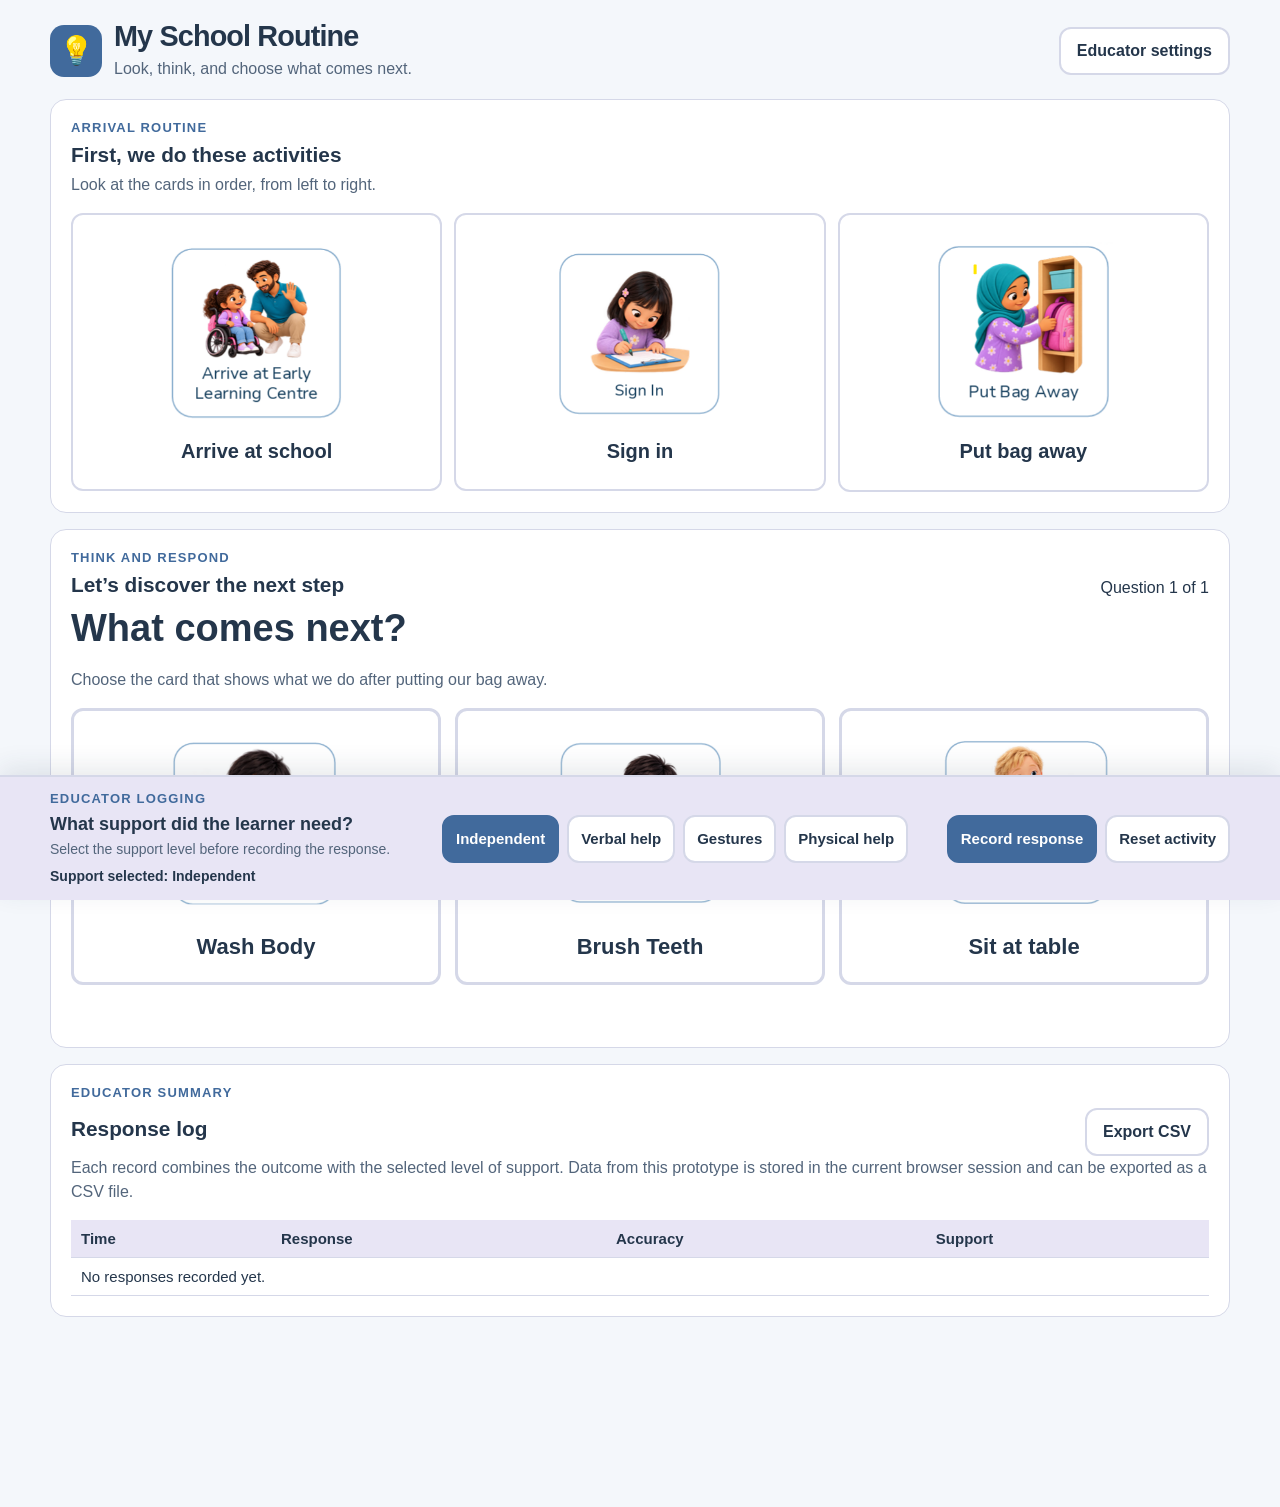
<file: Index.html>
<!doctype html>
<html lang="en-AU">

<head>
  <meta charset="utf-8">
  <meta name="viewport" content="width=device-width, initial-scale=1">
  <title>My School Routine</title>
  <link rel="stylesheet" href="styles.css">

</head>

<body>
  <div id="app" data-sites-preview-theme="custom">
    <header class="topbar" aria-label="Activity header">
      <div class="brand">
        <div class="brand-mark" aria-hidden="true"><a
          href="tutor-info.html"
          class="sun-link"
          target="_blank"
          rel="noopener noreferrer"
          aria-label="Open educator information"
          title="Educator Information"
      >
          💡
      </a></div>
        <div>
          <h1>My School Routine</h1>
          <p class="subtitle">Look, think, and choose what comes next.</p>
        </div>
      </div>

      <button class="secondary" id="settingsBtn" aria-label="Open educator settings">Educator settings</button>
    </header>
    <main class="layout">
      <section class="panel" aria-labelledby="sequenceTitle">
        <div class="section-kicker">Arrival Routine</div>
        <h2 id="sequenceTitle">First, we do these activities</h2>
        <p class="helper">Look at the cards in order, from left to right.</p>
        <div class="sequence" id="sequenceTrack" aria-label="Routine steps shown so far">
          <div class="step-card"><span class="symbol" aria-hidden="true">
              <img class="symbol" src="images/Arrive.png" alt="Arrive at school"></span><span class="label">Arrive at
              school</span></div>
          <div class="step-card"><span class="symbol" aria-hidden="true">
              <img class="symbol" src="images/Sign.png" alt="Arrive at school"></span><span class="label">Sign in</span>
          </div>
          <div class="step-card"><span class="symbol" aria-hidden="true"><img class="symbol" src="images/PutBag.png"
                alt="Arrive at school"></span><span class="label">Put bag away
            </span></div>
        </div>
      </section>
      <section class="panel" aria-labelledby="taskTitle">
        <div class="section-kicker">Think and respond</div>
        <div class="question-row">
          <h2 id="taskTitle">Let’s discover the next step</h2><span id="progressText" aria-live="polite">Question 1 of
            1</span>
        </div>
        <p class="prompt" id="promptText">What comes next?</p>
        <p class="helper" id="instructionText">Choose the card that shows what we do after putting our bag away.</p>
        <div class="responses" id="responseOptions" role="group" aria-label="Response options">

          <button class="response" data-answer="wash" aria-pressed="false"><span class="symbol" aria-hidden="true">
              <img class="symbol" src="images/WashBody.png" alt="Arrive at school"></span><span class="label">Wash
              Body</span></button>
          <button class="response" data-answer="brush" aria-pressed="false"><span class="symbol" aria-hidden="true"><img
                class="symbol" src="images/Brush.png" alt="Arrive at school"></span><span class="label">Brush
              Teeth</span></button>
          <button class="response" data-answer="sit" aria-pressed="false"><span class="symbol" aria-hidden="true"><img
                class="symbol" src="images/Sit.png" alt="Arrive at school"></span><span class="label">Sit at
              table</span></button>
        </div>
        <p id="feedback" class="feedback" role="status" aria-live="polite"></p>
      </section>
      <section class="panel" aria-labelledby="reportTitle">
        <div class="section-kicker">Educator summary</div>
        <div class="question-row">
          <h2 id="reportTitle">Response log</h2><button class="secondary" id="exportBtn">Export CSV</button>
        </div>
        <p class="helper">Each record combines the outcome with the selected level of support. Data from this prototype
          is stored in the current browser session and can be exported as a CSV file.</p>
        <div class="report">
          <table>
            <thead>
              <tr>
                <th>Time</th>
                <th>Response</th>
                <th>Accuracy</th>
                <th>Support</th>
              </tr>
            </thead>
            <tbody id="logRows">
              <tr>
                <td colspan="4">No responses recorded yet.</td>
              </tr>
            </tbody>
          </table>
        </div>
      </section>
    </main>
  </div>
  <footer class="teacher-strip" aria-label="Panel fijo de registro docente">
    <div class="teacher-inner">
      <div>
        <div class="section-kicker">Educator logging</div>
        <div class="teacher-title">What support did the learner need?</div>
        <p class="teacher-note">Select the support level before recording the response.</p>
        <div class="status" id="selectedSupportText" aria-live="polite">Support selected: Independent</div>
      </div>
      <div class="supports" role="group" aria-label="Level of support provided">
        <button class="support" data-support="Independent" aria-pressed="true">Independent</button>
        <button class="support" data-support="Verbal prompt" aria-pressed="false">Verbal help</button>
        <button class="support" data-support="Gestural support" aria-pressed="false">Gestures</button>
        <button class="support" data-support="Physical assistance" aria-pressed="false">Physical help</button>
      </div>
      <div class="teacher-actions"><button id="recordBtn" disabled>Record response</button><button class="secondary"
          id="resetBtn">Reset activity</button></div>
    </div>
  </footer>
  <dialog id="settingsDialog" aria-labelledby="settingsTitle">
    <div class="question-row">
      <h2 id="settingsTitle">Educator settings</h2><button class="secondary" id="closeSettings"
        aria-label="Close settings">Close</button>
    </div>
    <p class="helper">Customise the presentation to match the visual supports the learner already uses.</p>
    <div class="settings-grid">
      <label for="representationSet">Representation type
        <select id="representationSet">
          <option value="emoji">Example symbols</option>
          <option value="text">Text labels</option>
          <option value="photo">Photo placeholder mode</option>
        </select>
      </label>
      <label for="learnerName">Learner identifier (optional)
        <input id="learnerName" type="text" placeholder="e.g. Learner A" maxlength="60">
      </label>
      <label for="routineName">Routine name
        <input id="routineName" type="text" value="My School Routine" maxlength="80">
      </label>
    </div>
    <p class="helper">Note: photo mode is a placeholder for future real-context images. This prototype does not include
      a photo library or commercial Boardmaker symbols.</p>
    <button id="saveSettings">Save settings</button>
  </dialog>
  <script src="script.js"></script>

  
</body>

</html>
</file>
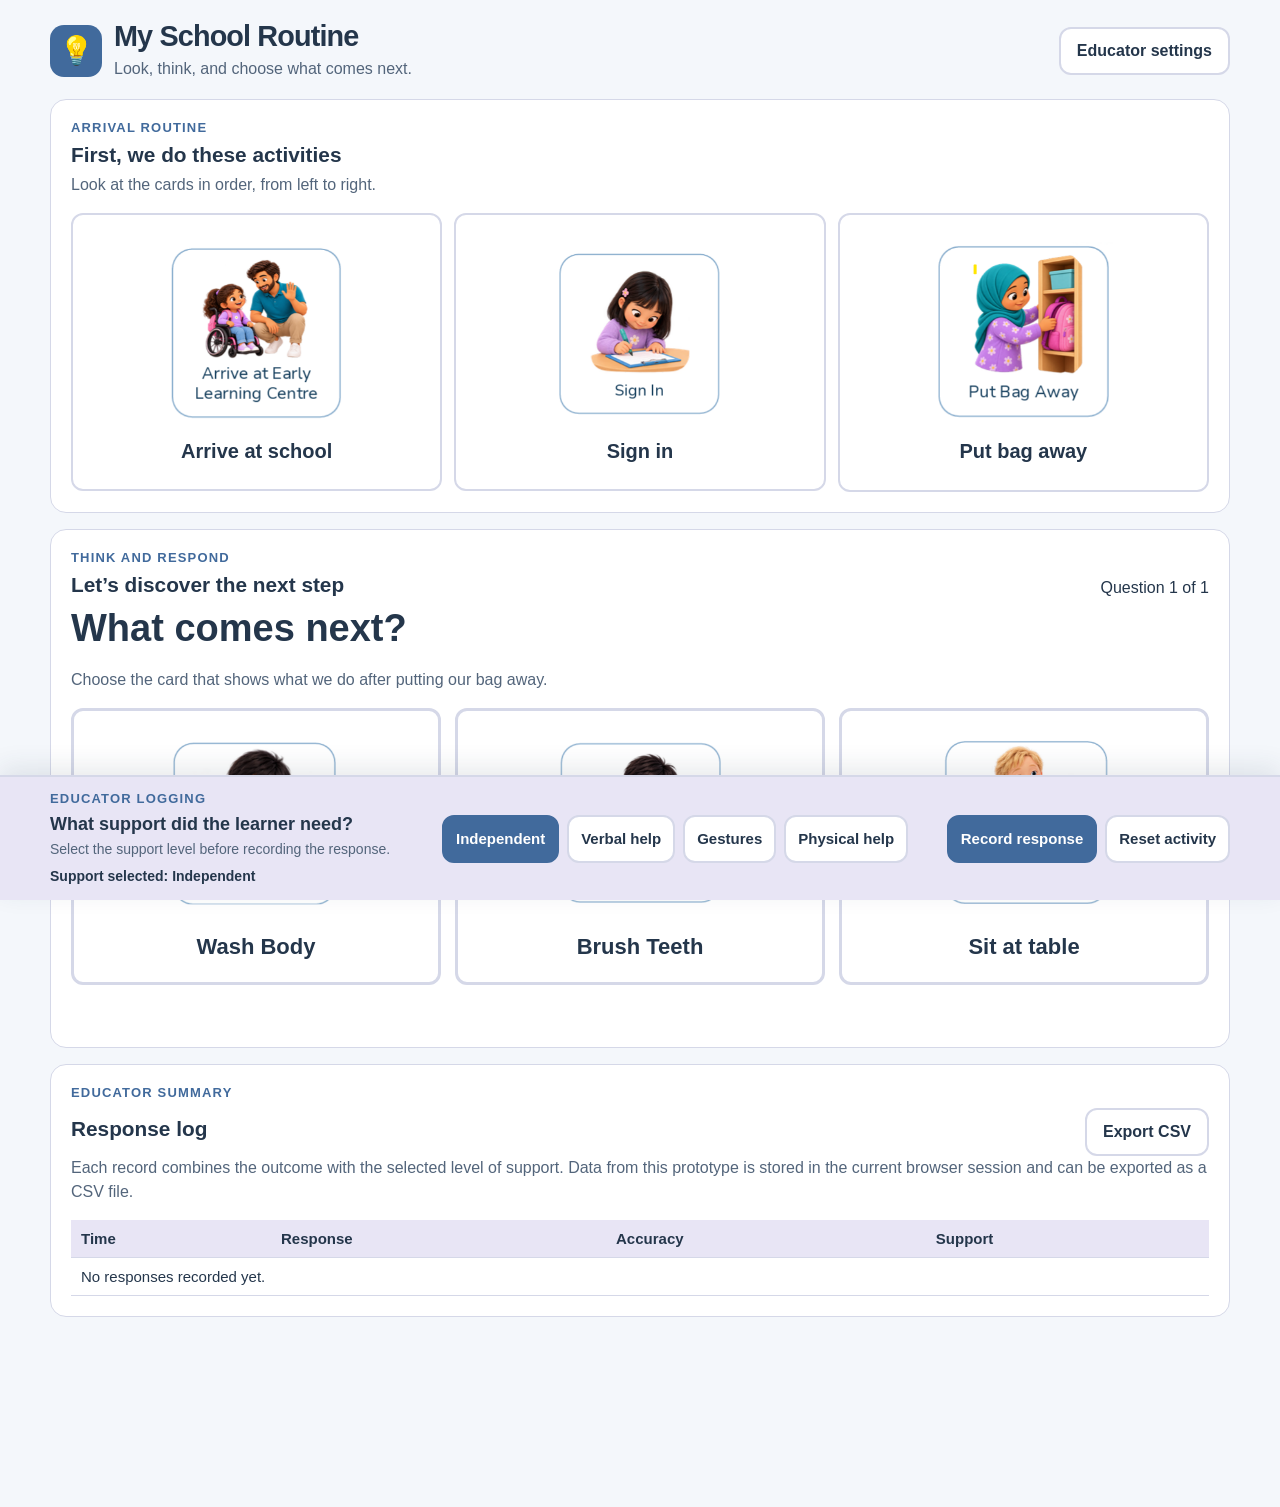
<file: index.html>
<!doctype html>
<html lang="en-AU">

<head>
  <meta charset="utf-8">
  <meta name="viewport" content="width=device-width, initial-scale=1">
  <title>My School Routine</title>
  <link rel="stylesheet" href="styles.css">

</head>

<body>
  <div id="app" data-sites-preview-theme="custom">
    <header class="topbar" aria-label="Activity header">
      <div class="brand">
        <div class="brand-mark" aria-hidden="true"><a
          href="tutor-info.html"
          class="sun-link"
          target="_blank"
          rel="noopener noreferrer"
          aria-label="Open educator information"
          title="Educator Information"
      >
          💡
      </a></div>
        <div>
          <h1>My School Routine</h1>
          <p class="subtitle">Look, think, and choose what comes next.</p>
        </div>
      </div>

      <button class="secondary" id="settingsBtn" aria-label="Open educator settings">Educator settings</button>
    </header>
    <main class="layout">
      <section class="panel" aria-labelledby="sequenceTitle">
        <div class="section-kicker">Arrival Routine</div>
        <h2 id="sequenceTitle">First, we do these activities</h2>
        <p class="helper">Look at the cards in order, from left to right.</p>
        <div class="sequence" id="sequenceTrack" aria-label="Routine steps shown so far">
          <div class="step-card"><span class="symbol" aria-hidden="true">
              <img class="symbol" src="images/Arrive.png" alt="Arrive at school"></span><span class="label">Arrive at
              school</span></div>
          <div class="step-card"><span class="symbol" aria-hidden="true">
              <img class="symbol" src="images/Sign.png" alt="Arrive at school"></span><span class="label">Sign in</span>
          </div>
          <div class="step-card"><span class="symbol" aria-hidden="true"><img class="symbol" src="images/PutBag.png"
                alt="Arrive at school"></span><span class="label">Put bag away
            </span></div>
        </div>
      </section>
      <section class="panel" aria-labelledby="taskTitle">
        <div class="section-kicker">Think and respond</div>
        <div class="question-row">
          <h2 id="taskTitle">Let’s discover the next step</h2><span id="progressText" aria-live="polite">Question 1 of
            1</span>
        </div>
        <p class="prompt" id="promptText">What comes next?</p>
        <p class="helper" id="instructionText">Choose the card that shows what we do after putting our bag away.</p>
        <div class="responses" id="responseOptions" role="group" aria-label="Response options">

          <button class="response" data-answer="wash" aria-pressed="false"><span class="symbol" aria-hidden="true">
              <img class="symbol" src="images/WashBody.png" alt="Arrive at school"></span><span class="label">Wash
              Body</span></button>
          <button class="response" data-answer="brush" aria-pressed="false"><span class="symbol" aria-hidden="true"><img
                class="symbol" src="images/Brush.png" alt="Arrive at school"></span><span class="label">Brush
              Teeth</span></button>
          <button class="response" data-answer="sit" aria-pressed="false"><span class="symbol" aria-hidden="true"><img
                class="symbol" src="images/Sit.png" alt="Arrive at school"></span><span class="label">Sit at
              table</span></button>
        </div>
        <p id="feedback" class="feedback" role="status" aria-live="polite"></p>
      </section>
      <section class="panel" aria-labelledby="reportTitle">
        <div class="section-kicker">Educator summary</div>
        <div class="question-row">
          <h2 id="reportTitle">Response log</h2><button class="secondary" id="exportBtn">Export CSV</button>
        </div>
        <p class="helper">Each record combines the outcome with the selected level of support. Data from this prototype
          is stored in the current browser session and can be exported as a CSV file.</p>
        <div class="report">
          <table>
            <thead>
              <tr>
                <th>Time</th>
                <th>Response</th>
                <th>Accuracy</th>
                <th>Support</th>
              </tr>
            </thead>
            <tbody id="logRows">
              <tr>
                <td colspan="4">No responses recorded yet.</td>
              </tr>
            </tbody>
          </table>
        </div>
      </section>
    </main>
  </div>
  <footer class="teacher-strip" aria-label="Panel fijo de registro docente">
    <div class="teacher-inner">
      <div>
        <div class="section-kicker">Educator logging</div>
        <div class="teacher-title">What support did the learner need?</div>
        <p class="teacher-note">Select the support level before recording the response.</p>
        <div class="status" id="selectedSupportText" aria-live="polite">Support selected: Independent</div>
      </div>
      <div class="supports" role="group" aria-label="Level of support provided">
        <button class="support" data-support="Independent" aria-pressed="true">Independent</button>
        <button class="support" data-support="Verbal prompt" aria-pressed="false">Verbal help</button>
        <button class="support" data-support="Gestural support" aria-pressed="false">Gestures</button>
        <button class="support" data-support="Physical assistance" aria-pressed="false">Physical help</button>
      </div>
      <div class="teacher-actions"><button id="recordBtn" disabled>Record response</button><button class="secondary"
          id="resetBtn">Reset activity</button></div>
    </div>
  </footer>
  <dialog id="settingsDialog" aria-labelledby="settingsTitle">
    <div class="question-row">
      <h2 id="settingsTitle">Educator settings</h2><button class="secondary" id="closeSettings"
        aria-label="Close settings">Close</button>
    </div>
    <p class="helper">Customise the presentation to match the visual supports the learner already uses.</p>
    <div class="settings-grid">
      <label for="representationSet">Representation type
        <select id="representationSet">
          <option value="emoji">Example symbols</option>
          <option value="text">Text labels</option>
          <option value="photo">Photo placeholder mode</option>
        </select>
      </label>
      <label for="learnerName">Learner identifier (optional)
        <input id="learnerName" type="text" placeholder="e.g. Learner A" maxlength="60">
      </label>
      <label for="routineName">Routine name
        <input id="routineName" type="text" value="My School Routine" maxlength="80">
      </label>
    </div>
    <p class="helper">Note: photo mode is a placeholder for future real-context images. This prototype does not include
      a photo library or commercial Boardmaker symbols.</p>
    <button id="saveSettings">Save settings</button>
  </dialog>
  <script src="script.js"></script>

  
</body>

</html>
</file>
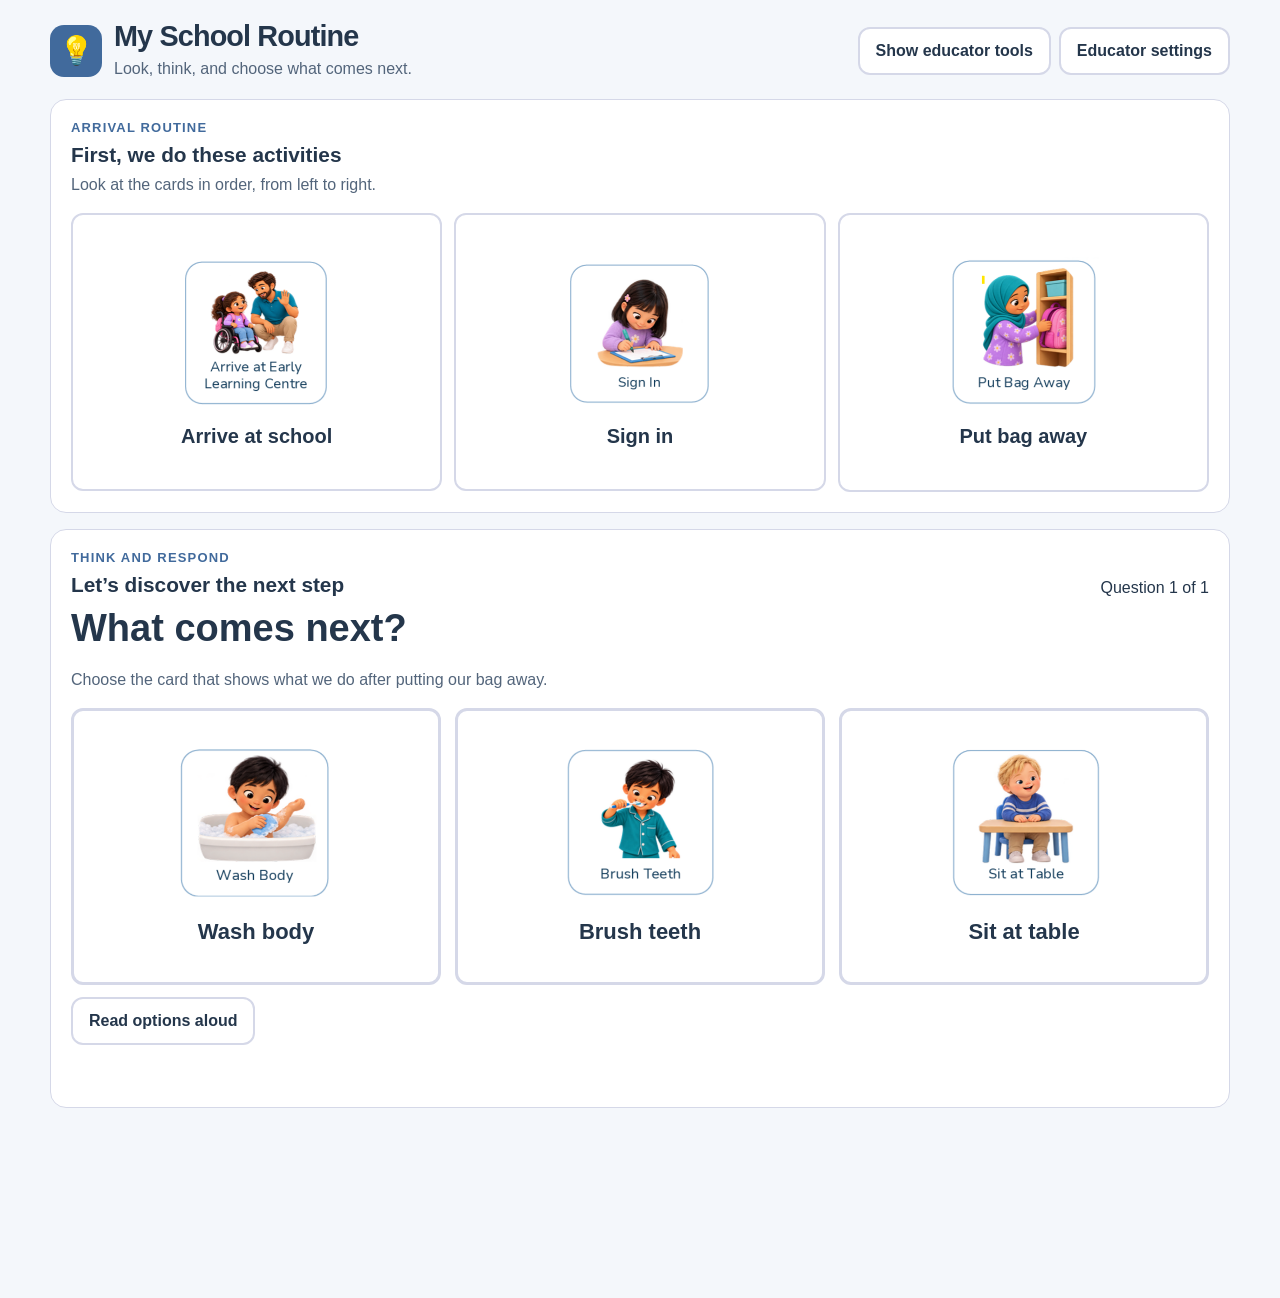
<file: Prototype-B.html>
<!doctype html>
<html lang="en-AU">
<head>
  <meta charset="utf-8">
  <meta name="viewport" content="width=device-width, initial-scale=1">
  <meta name="color-scheme" content="light">
  <title>My School Routine</title>
  <link rel="stylesheet" href="Prototype-B.css">
</head>
<body>
  <div id="app" data-sites-preview-theme="custom">
    <header class="topbar" aria-label="Activity header">
      <div class="brand">
        <div class="brand-mark" aria-hidden="true">💡</div>
        <div>
          <h1 id="routineHeading">My School Routine</h1>
          <p class="subtitle">Look, think, and choose what comes next.</p>
        </div>
      </div>
      <div class="topbar-actions">
        <button class="secondary" id="educatorModeBtn" aria-pressed="false">Show educator tools</button>
        <button class="secondary" id="settingsBtn" aria-label="Open educator settings">Educator settings</button>
      </div>
    </header>

    <main class="layout">
      <section class="panel" aria-labelledby="sequenceTitle">
        <div class="section-kicker">Arrival Routine</div>
        <h2 id="sequenceTitle">First, we do these activities</h2>
        <p class="helper">Look at the cards in order, from left to right.</p>
        <div class="sequence" id="sequenceTrack" aria-label="Routine steps">
          <div class="step-card">
            <span class="symbol-wrap" aria-hidden="true"><img class="symbol" src="images/Arrive.png" alt=""></span>
            <span class="label">Arrive at school</span>
          </div>
          <div class="step-card">
            <span class="symbol-wrap" aria-hidden="true"><img class="symbol" src="images/Sign.png" alt=""></span>
            <span class="label">Sign in</span>
          </div>
          <div class="step-card">
            <span class="symbol-wrap" aria-hidden="true"><img class="symbol" src="images/PutBag.png" alt=""></span>
            <span class="label">Put bag away</span>
          </div>
        </div>
      </section>

      <section class="panel" aria-labelledby="taskTitle">
        <div class="section-kicker">Think and respond</div>
        <div class="question-row">
          <h2 id="taskTitle">Let’s discover the next step</h2>
          <span id="progressText" aria-live="polite">Question 1 of 1</span>
        </div>
        <p class="prompt" id="promptText">What comes next?</p>
        <p class="helper" id="instructionText">Choose the card that shows what we do after putting our bag away.</p>
        <div class="responses" id="responseOptions" role="group" aria-label="Response options">
          <button class="response" type="button" data-answer="wash" aria-pressed="false">
            <span class="symbol-wrap" aria-hidden="true"><img class="symbol" src="images/WashBody.png" alt=""></span>
            <span class="label">Wash body</span>
          </button>
          <button class="response" type="button" data-answer="brush" aria-pressed="false">
            <span class="symbol-wrap" aria-hidden="true"><img class="symbol" src="images/Brush.png" alt=""></span>
            <span class="label">Brush teeth</span>
          </button>
          <button class="response" type="button" data-answer="sit" aria-pressed="false">
            <span class="symbol-wrap" aria-hidden="true"><img class="symbol" src="images/Sit.png" alt=""></span>
            <span class="label">Sit at table</span>
          </button>
        </div>
        <div class="learner-actions">
          <button class="secondary" type="button" id="speakOptionsBtn">Read options aloud</button>
        </div>
        <p id="feedback" class="feedback" role="status" aria-live="polite"></p>
      </section>

      <section class="panel educator-only" id="reportPanel" aria-labelledby="reportTitle">
        <div class="section-kicker">Educator summary</div>
        <div class="question-row">
          <h2 id="reportTitle">Response log</h2>
          <button class="secondary" type="button" id="exportBtn">Export CSV</button>
        </div>
        <p class="helper">Accuracy and support are recorded separately. No response and not assessed are distinct statuses; neither is automatically treated as incorrect.</p>
        <div class="report">
          <table>
            <caption class="sr-only">Recorded learner responses</caption>
            <thead>
              <tr><th scope="col">Time</th><th scope="col">Response</th><th scope="col">Accuracy</th><th scope="col">Support</th><th scope="col">Performance category</th></tr>
            </thead>
            <tbody id="logRows">
              <tr><td colspan="5">No responses recorded yet.</td></tr>
            </tbody>
          </table>
        </div>
        <button class="secondary clear-log-btn" type="button" id="clearLogBtn">Clear response log</button>
      </section>
    </main>
  </div>

  <footer class="teacher-strip educator-only" id="teacherStrip" aria-label="Educator response recording">
    <div class="teacher-inner">
      <div>
        <div class="section-kicker">Educator logging</div>
        <div class="teacher-title">Record this opportunity</div>
        <p class="teacher-note">Choose the support provided. Record no response or not assessed when appropriate.</p>
        <div class="status" id="selectedSupportText" aria-live="polite">Support selected: Independent</div>
      </div>
      <div class="support-controls">
        <div class="supports" role="group" aria-label="Level of support provided">
          <button class="support" type="button" data-support="Independent" aria-pressed="true">Independent</button>
          <button class="support" type="button" data-support="Verbal prompt" aria-pressed="false">Verbal prompt</button>
          <button class="support" type="button" data-support="Gestural support" aria-pressed="false">Gestural support</button>
          <button class="support" type="button" data-support="Physical assistance" aria-pressed="false">Physical assistance</button>
        </div>
        <label class="note-label" for="educatorNotes">Observation (optional)</label>
        <input id="educatorNotes" type="text" maxlength="240" placeholder="Brief contextual note">
      </div>
      <div class="teacher-actions">
        <button type="button" id="recordBtn" disabled>Record response</button>
        <button class="secondary" type="button" id="noResponseBtn">Record no response</button>
        <button class="secondary" type="button" id="notAssessedBtn">Not assessed</button>
        <button class="secondary" type="button" id="resetBtn">Reset activity</button>
      </div>
    </div>
  </footer>

  <dialog id="settingsDialog" aria-labelledby="settingsTitle">
    <div class="question-row">
      <h2 id="settingsTitle">Educator settings</h2>
      <button class="secondary" type="button" id="closeSettings" aria-label="Close settings">Close</button>
    </div>
    <p class="helper">Customise visual presentation and speech output. Uploaded images are used in this page session only; they are not sent to a server.</p>
    <div class="settings-grid">
      <label for="representationSet">Representation type
        <select id="representationSet">
          <option value="images">Use supplied images</option>
          <option value="symbols">Use simple symbols</option>
          <option value="text">Text labels only</option>
          <option value="photos">Use uploaded photos (if selected)</option>
        </select>
      </label>
      <label for="speechMode">Speech output
        <select id="speechMode">
          <option value="manual">Manual: play when requested</option>
          <option value="automatic">Automatic after response selection</option>
          <option value="off">Off</option>
        </select>
      </label>
      <label for="learnerName">Learner identifier (optional)
        <input id="learnerName" type="text" placeholder="e.g. Learner A" maxlength="60">
      </label>
      <label for="routineName">Routine name
        <input id="routineName" type="text" value="My School Routine" maxlength="80">
      </label>
    </div>
    <h3>Optional visual replacements</h3>
    <p class="helper">Choose a local image for an individual card. Select “Use uploaded photos” to display uploaded images. If no image is uploaded, the original image remains as a fallback.</p>
    <div class="upload-grid">
      <label for="upload-arrive">Arrive at school<input type="file" id="upload-arrive" accept="image/*"></label>
      <label for="upload-sign">Sign in<input type="file" id="upload-sign" accept="image/*"></label>
      <label for="upload-bag">Put bag away<input type="file" id="upload-bag" accept="image/*"></label>
      <label for="upload-wash">Wash body<input type="file" id="upload-wash" accept="image/*"></label>
      <label for="upload-brush">Brush teeth<input type="file" id="upload-brush" accept="image/*"></label>
      <label for="upload-sit">Sit at table<input type="file" id="upload-sit" accept="image/*"></label>
    </div>
    <div class="dialog-actions">
      <button type="button" id="saveSettings">Apply settings</button>
      <button class="secondary" type="button" id="clearCustomImages">Clear uploaded images</button>
    </div>
    <p class="helper small-note">This prototype does not claim verified switch-access or direct AAC-system compatibility. These require separate testing.</p>
  </dialog>

  <script src="Prototype-B.js"></script>
</body>
</html>
</file>
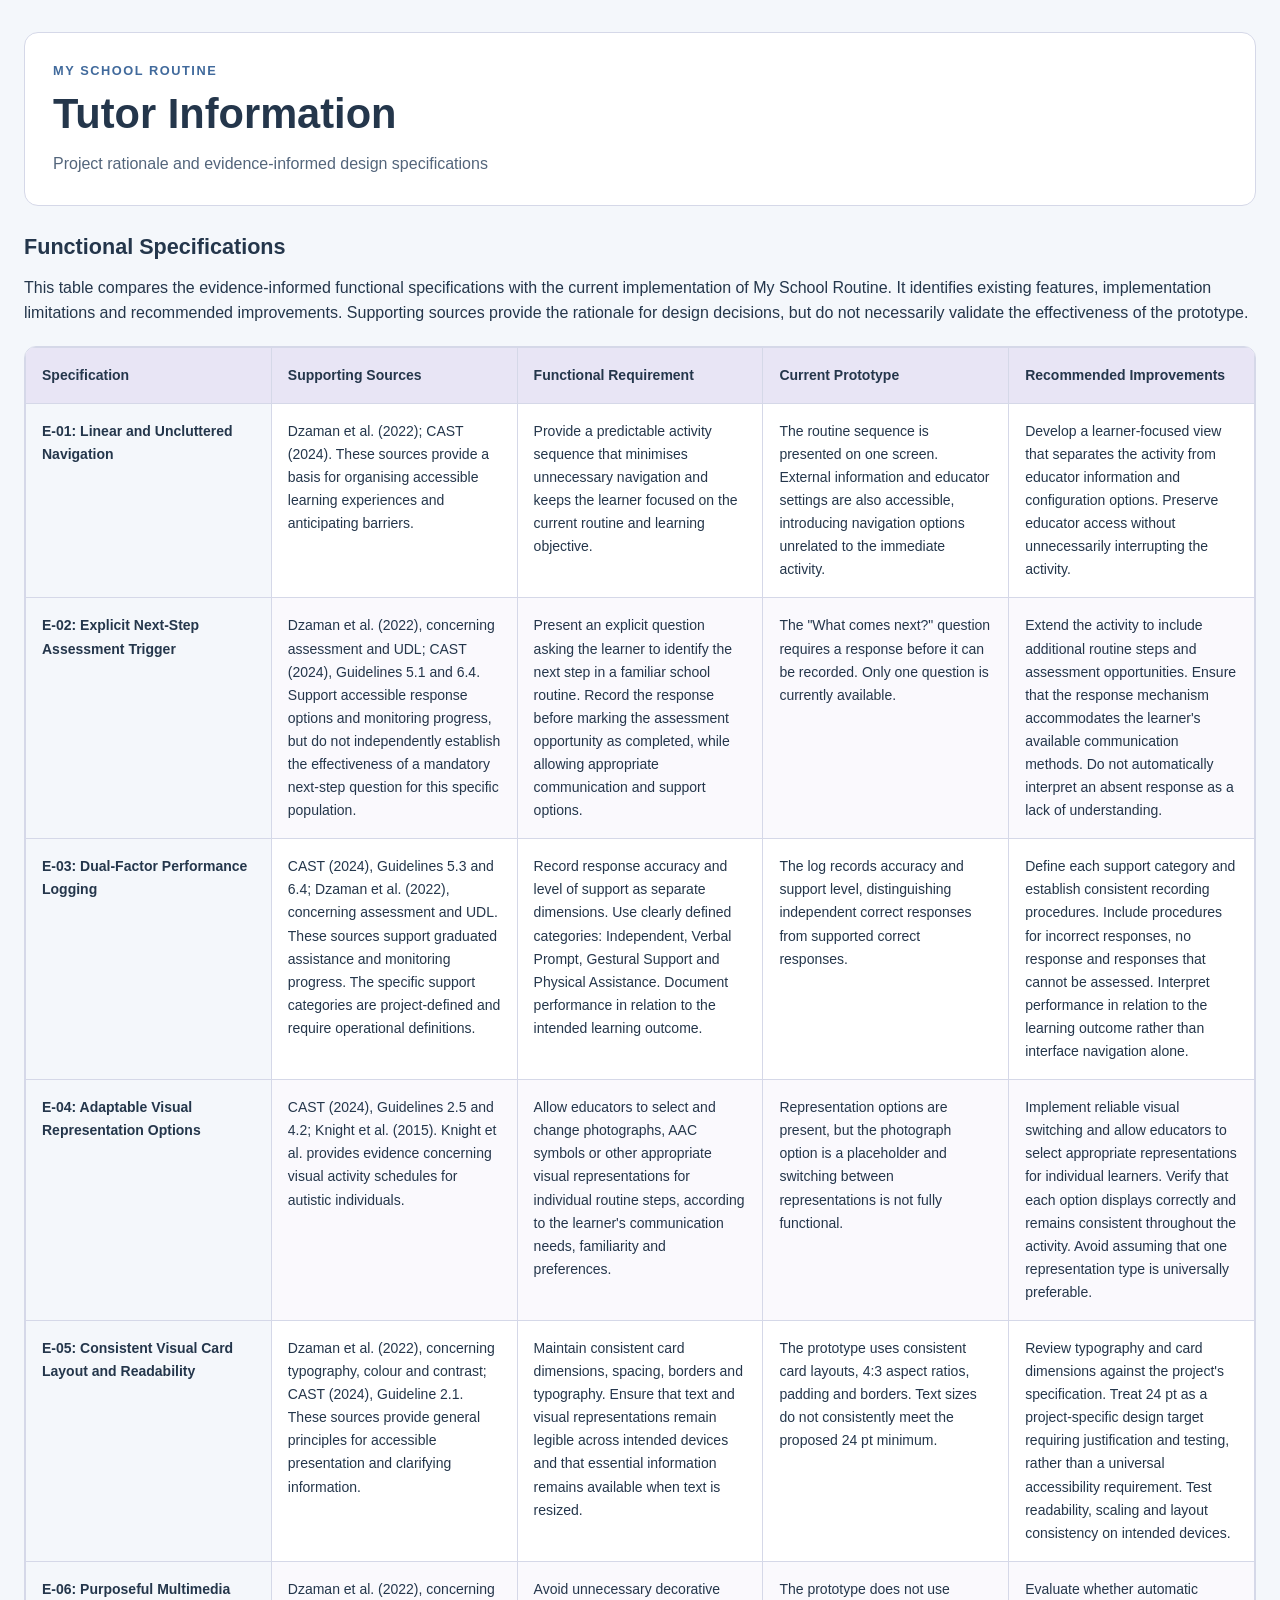
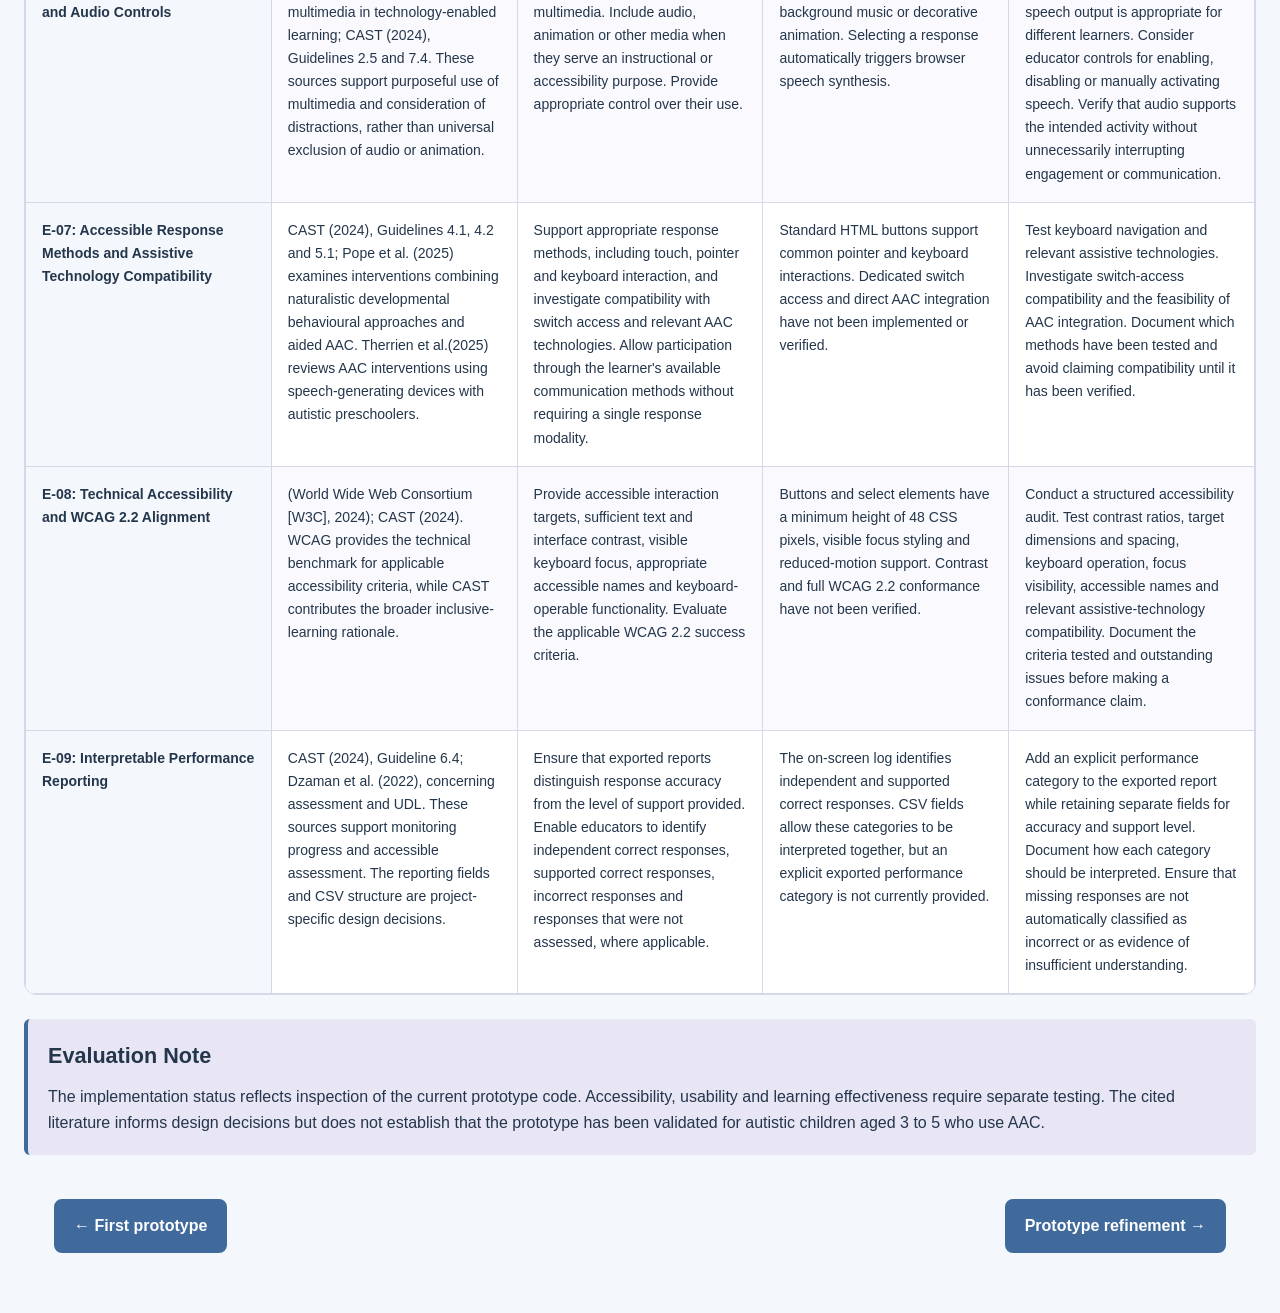
<file: tutor-info.html>
<!DOCTYPE html>
<html lang="en-AU">

<head>
    <meta charset="UTF-8">
    <meta name="viewport" content="width=device-width, initial-scale=1.0">

    <title>Tutor Information | My School Routine</title>

    <link rel="stylesheet" href="tutor-info.css">
</head>

<body>

    <main class="info-container">

        <header class="page-header">
            <p class="eyebrow">MY SCHOOL ROUTINE</p>

            <h1>Tutor Information</h1>

            <p class="subtitle">
                Project rationale and evidence-informed design specifications
            </p>
        </header>


        <section class="intro-section">
            <h2>Functional Specifications</h2>

            <p>
                This table compares the evidence-informed functional
                specifications with the current implementation of My School
                Routine. It identifies existing features, implementation
                limitations and recommended improvements. Supporting sources
                provide the rationale for design decisions, but do not
                necessarily validate the effectiveness of the prototype.
            </p>
        </section>


        <section class="table-section"
                 aria-label="Design specifications">

            <div class="table-scroll">

                <table class="specifications-table">

                    <thead>
                        <tr>
                            <th scope="col">Specification</th>
                            <th scope="col">Supporting Sources</th>
                            <th scope="col">Functional Requirement</th>
                            <th scope="col">Current Prototype</th>
                            <th scope="col">Recommended Improvements</th>
                        </tr>
                    </thead>

                    <tbody>

                        <!-- E-01 -->

                        <tr>
                            <th scope="row">
                                E-01: Linear and Uncluttered Navigation
                            </th>

                            <td>
                                Dzaman et al. (2022); CAST (2024).
                                These sources provide a basis for organising
                                accessible learning experiences and
                                anticipating barriers. 
                            </td>

                            <td>
                                Provide a predictable activity sequence
                                that minimises unnecessary navigation
                                and keeps the learner focused on the
                                current routine and learning objective.
                            </td>

                            <td>
                                The routine sequence is presented on one
                                screen. External information and educator
                                settings are also accessible, introducing
                                navigation options unrelated to the
                                immediate activity.
                            </td>

                            <td>
                                Develop a learner-focused view that
                                separates the activity from educator
                                information and configuration options.
                                Preserve educator access without
                                unnecessarily interrupting the activity.
                            </td>
                        </tr>


                        <!-- E-02 -->

                        <tr>
                            <th scope="row">
                                E-02: Explicit Next-Step Assessment Trigger
                            </th>

                            <td>
                                Dzaman et al. (2022), concerning assessment
                                and UDL; CAST (2024), Guidelines 5.1
                                and 6.4. Support accessible
                                response options and monitoring progress,
                                but do not independently establish the
                                effectiveness of a mandatory next-step
                                question for this specific population.
                            </td>

                            <td>
                                Present an explicit question asking the
                                learner to identify the next step in a
                                familiar school routine. Record the
                                response before marking the assessment
                                opportunity as completed, while allowing
                                appropriate communication and support
                                options.
                            </td>

                            <td>
                                The "What comes next?" question requires
                                a response before it can be recorded.
                                Only one question is currently available.
                            </td>

                            <td>
                                Extend the activity to include additional
                                routine steps and assessment opportunities.
                                Ensure that the response mechanism
                                accommodates the learner's available
                                communication methods. Do not automatically
                                interpret an absent response as a lack
                                of understanding.
                            </td>
                        </tr>


                        <!-- E-03 -->

                        <tr>
                            <th scope="row">
                                E-03: Dual-Factor Performance Logging
                            </th>

                            <td>
                                CAST (2024), Guidelines 5.3 and 6.4;
                                Dzaman et al. (2022), concerning assessment
                                and UDL. These sources support graduated
                                assistance and monitoring progress.
                                The specific support categories are
                                project-defined and require operational
                                definitions.
                            </td>

                            <td>
                                Record response accuracy and level of
                                support as separate dimensions.
                                Use clearly defined categories:
                                Independent, Verbal Prompt, Gestural
                                Support and Physical Assistance.
                                Document performance in relation to
                                the intended learning outcome.
                            </td>

                            <td>
                                The log records accuracy and support
                                level, distinguishing independent correct
                                responses from supported correct
                                responses.
                            </td>

                            <td>
                                Define each support category and establish
                                consistent recording procedures. Include
                                procedures for incorrect responses,
                                no response and responses that cannot
                                be assessed. Interpret performance in
                                relation to the learning outcome rather
                                than interface navigation alone.
                            </td>
                        </tr>


                        <!-- E-04 -->

                        <tr>
                            <th scope="row">
                                E-04: Adaptable Visual Representation Options
                            </th>

                            <td>
                                CAST (2024), Guidelines 2.5 and 4.2;
                                Knight et al. (2015).
                                Knight et al. provides evidence concerning
                                visual activity schedules for autistic
                                individuals.
                            </td>

                            <td>
                                Allow educators to select and change
                                photographs, AAC symbols or other
                                appropriate visual representations for
                                individual routine steps, according to
                                the learner's communication needs,
                                familiarity and preferences.
                            </td>

                            <td>
                                Representation options are present,
                                but the photograph option is a
                                placeholder and switching between
                                representations is not fully functional.
                            </td>

                            <td>
                                Implement reliable visual switching and
                                allow educators to select appropriate
                                representations for individual learners.
                                Verify that each option displays correctly
                                and remains consistent throughout the
                                activity. Avoid assuming that one
                                representation type is universally
                                preferable.
                            </td>
                        </tr>


                        <!-- E-05 -->

                        <tr>
                            <th scope="row">
                                E-05: Consistent Visual Card Layout and Readability
                            </th>

                            <td>
                                Dzaman et al. (2022), concerning
                                typography, colour and contrast;
                                CAST (2024), Guideline 2.1.
                                These sources provide general principles
                                for accessible presentation and
                                clarifying information. 
                            </td>

                            <td>
                                Maintain consistent card dimensions,
                                spacing, borders and typography.
                                Ensure that text and visual representations
                                remain legible across intended devices
                                and that essential information remains
                                available when text is resized.
                            </td>

                            <td>
                                The prototype uses consistent card
                                layouts, 4:3 aspect ratios, padding
                                and borders. Text sizes do not
                                consistently meet the proposed
                                24 pt minimum.
                            </td>

                            <td>
                                Review typography and card dimensions
                                against the project's specification.
                                Treat 24 pt as a project-specific
                                design target requiring justification
                                and testing, rather than a universal
                                accessibility requirement. Test
                                readability, scaling and layout
                                consistency on intended devices.
                            </td>
                        </tr>


                        <!-- E-06 -->

                        <tr>
                            <th scope="row">
                                E-06: Purposeful Multimedia and Audio Controls
                            </th>

                            <td>
                                Dzaman et al. (2022), concerning
                                multimedia in technology-enabled learning;
                                CAST (2024), Guidelines 2.5 and 7.4.
                                These sources support purposeful use
                                of multimedia and consideration of
                                distractions, rather than universal
                                exclusion of audio or animation.
                            </td>

                            <td>
                                Avoid unnecessary decorative multimedia.
                                Include audio, animation or other media
                                when they serve an instructional or
                                accessibility purpose. Provide
                                appropriate control over their use.
                            </td>

                            <td>
                                The prototype does not use background
                                music or decorative animation.
                                Selecting a response automatically
                                triggers browser speech synthesis.
                            </td>

                            <td>
                                Evaluate whether automatic speech output
                                is appropriate for different learners.
                                Consider educator controls for enabling,
                                disabling or manually activating speech.
                                Verify that audio supports the intended
                                activity without unnecessarily
                                interrupting engagement or communication.
                            </td>
                        </tr>


                        <!-- E-07 -->

                        <tr>
                            <th scope="row">
                                E-07: Accessible Response Methods and
                                Assistive Technology Compatibility
                            </th>

                            <td>
                                CAST (2024), Guidelines 4.1, 4.2 and 5.1;
                    
                                Pope et al. (2025) examines interventions
                                combining naturalistic developmental
                                behavioural approaches and aided AAC.
                                Therrien et al.(2025) reviews AAC interventions
                                using speech-generating devices with
                                autistic preschoolers. 
                            </td>

                            <td>
                                Support appropriate response methods,
                                including touch, pointer and keyboard
                                interaction, and investigate compatibility
                                with switch access and relevant AAC
                                technologies. Allow participation through
                                the learner's available communication
                                methods without requiring a single
                                response modality.
                            </td>

                            <td>
                                Standard HTML buttons support common
                                pointer and keyboard interactions.
                                Dedicated switch access and direct AAC
                                integration have not been implemented
                                or verified.
                            </td>

                            <td>
                                Test keyboard navigation and relevant
                                assistive technologies. Investigate
                                switch-access compatibility and the
                                feasibility of AAC integration.
                                Document which methods have been tested
                                and avoid claiming compatibility until
                                it has been verified.
                            </td>
                        </tr>


                        <!-- E-08 -->

                        <tr>
                            <th scope="row">
                                E-08: Technical Accessibility and WCAG 2.2 Alignment
                            </th>

                            <td>
                                (World Wide Web Consortium [W3C], 2024);
                                CAST (2024).
                                WCAG provides the technical benchmark
                                for applicable accessibility criteria,
                                while CAST contributes the broader
                                inclusive-learning rationale.
                            </td>

                            <td>
                                Provide accessible interaction targets,
                                sufficient text and interface contrast,
                                visible keyboard focus, appropriate
                                accessible names and keyboard-operable
                                functionality. Evaluate the applicable
                                WCAG 2.2 success criteria.
                            </td>

                            <td>
                                Buttons and select elements have a
                                minimum height of 48 CSS pixels,
                                visible focus styling and reduced-motion
                                support. Contrast and full WCAG 2.2
                                conformance have not been verified.
                            </td>

                            <td>
                                Conduct a structured accessibility audit.
                                Test contrast ratios, target dimensions
                                and spacing, keyboard operation,
                                focus visibility, accessible names
                                and relevant assistive-technology
                                compatibility. Document the criteria
                                tested and outstanding issues before
                                making a conformance claim.
                            </td>
                        </tr>


                        <!-- E-09 -->

                        <tr>
                            <th scope="row">
                                E-09: Interpretable Performance Reporting
                            </th>

                            <td>
                                CAST (2024), Guideline 6.4;
                                Dzaman et al. (2022), concerning
                                assessment and UDL. These sources
                                support monitoring progress and
                                accessible assessment. The reporting
                                fields and CSV structure are
                                project-specific design decisions.
                            </td>

                            <td>
                                Ensure that exported reports distinguish
                                response accuracy from the level of
                                support provided. Enable educators to
                                identify independent correct responses,
                                supported correct responses, incorrect
                                responses and responses that were not
                                assessed, where applicable.
                            </td>

                            <td>
                                The on-screen log identifies independent
                                and supported correct responses.
                                CSV fields allow these categories to
                                be interpreted together, but an explicit
                                exported performance category is not
                                currently provided.
                            </td>

                            <td>
                                Add an explicit performance category
                                to the exported report while retaining
                                separate fields for accuracy and
                                support level. Document how each
                                category should be interpreted.
                                Ensure that missing responses are
                                not automatically classified as
                                incorrect or as evidence of insufficient
                                understanding.
                            </td>
                        </tr>

                    </tbody>

                </table>

            </div>

        </section>


        <!-- Evaluation note -->

        <aside class="evaluation-note">

            <h2>Evaluation Note</h2>

            <p>
                The implementation status reflects inspection of the
                current prototype code. Accessibility, usability and
                learning effectiveness require separate testing.
                The cited literature informs design decisions but
                does not establish that the prototype has been
                validated for autistic children aged 3 to 5 who use AAC.
            </p>

        </aside>

        </section>


        <!-- Return link -->

        <footer class="page-footer">

            <a href="index.html" class="back-link back-left">
                ← First prototype 
            </a>
        
            <a href="Prototype-B.html" class="back-link back-right">
                Prototype refinement →
            </a>
        
        </footer>




    </main>

</body>
</html>
</file>
<file: styles.css>
/* =========================================
   MY SCHOOL ROUTINE
   Blue, Lavender and White Colour Palette
   ========================================= */

   :root {
    /* Colour palette */
    --site-primary: #416A9C;
    --site-on-primary: #FFFFFF;
    --site-secondary: #E8E5F5;
    --site-on-secondary: #24364B;
    --site-background: #F4F7FB;
    --site-on-background: #24364B;
  
    --site-card-background: #FFFFFF;
    --site-border: #D5D8E8;
    --site-button-hover: #345781;
    --site-focus: #7456A6;
  
    /* Typography */
    --site-font-body: Arial, Helvetica, sans-serif;
    --site-font-heading: Arial, Helvetica, sans-serif;
  
    /* Layout and customisation */
    --site-heading-scale: 1;
    --site-spacing-scale: 1;
    --site-radius-scale: 1;
    --site-decoration-opacity: 1;
  
    color-scheme: light;
  }
  
  /* =========================================
     GLOBAL STYLES
     ========================================= */
  
  * {
    box-sizing: border-box;
  }
  
  html {
    scroll-behavior: smooth;
  }
  
  body {
    margin: 0;
    font-family: var(--site-font-body);
    background-color: var(--site-background);
    color: var(--site-on-background);
  }
  
  #app {
    min-height: 100vh;
    width: 100%;
    background-color: var(--site-background);
    color: var(--site-on-background);
    border-radius: 0;
    padding: calc(20px * var(--site-spacing-scale));
    padding-bottom: 190px;
  }
  
  h1,
  h2,
  h3,
  p {
    margin-top: 0;
  }
  
  h1,
  h2,
  h3 {
    color: var(--site-on-background);
    font-family: var(--site-font-heading);
  }
  
  h1 {
    font-size: calc(1.8rem * var(--site-heading-scale));
    margin-bottom: 4px;
    letter-spacing: -0.03em;
  }
  
  h2 {
    font-size: calc(1.3rem * var(--site-heading-scale));
  }
  
  .subtitle {
    margin: 0;
    color: #53657B;
    font-size: 16px;
    line-height: 1.5;
  }
  
  /* =========================================
     TOP BAR AND BRAND
     ========================================= */
  
  .topbar {
    display: flex;
    align-items: center;
    justify-content: space-between;
    gap: 16px;
    max-width: 1180px;
    margin: 0 auto 18px;
  }
  
  .brand {
    display: flex;
    gap: 12px;
    align-items: center;
  }
  
  .brand-mark {
    width: 52px;
    height: 52px;
    display: grid;
    place-items: center;
    border-radius: 14px;
    background-color: var(--site-primary);
    color: var(--site-on-primary);
    font-size: 28px;
  }
  
  /* =========================================
     BUTTONS AND FORM CONTROLS
     ========================================= */
  
  button,
  select,
  input,
  textarea {
    font: inherit;
  }
  
  button,
  select {
    min-height: 48px;
  }
  
  button {
    cursor: pointer;
    border: 2px solid var(--site-primary);
    border-radius: calc(12px * var(--site-radius-scale));
    padding: 10px 16px;
    font-weight: 700;
    background-color: var(--site-primary);
    color: var(--site-on-primary);
  }
  
  button:hover {
    background-color: var(--site-button-hover);
    border-color: var(--site-button-hover);
  }
  
  button.secondary {
    background-color: var(--site-card-background);
    color: var(--site-on-background);
    border-color: var(--site-border);
  }
  
  button.secondary:hover {
    background-color: var(--site-secondary);
    border-color: var(--site-primary);
  }
  
  button.primary,
  #record-response,
  #recordResponse {
    background-color: var(--site-primary);
    color: var(--site-on-primary);
    border-color: var(--site-primary);
  }
  
  button.primary:hover,
  #record-response:hover,
  #recordResponse:hover {
    background-color: var(--site-button-hover);
    border-color: var(--site-button-hover);
  }
  
  button:focus-visible,
  select:focus-visible,
  input:focus-visible,
  textarea:focus-visible,
  a:focus-visible {
    outline: 3px solid var(--site-focus);
    outline-offset: 3px;
  }
  
  a {
    color: var(--site-primary);
  }
  
  a:hover {
    color: var(--site-button-hover);
  }
  
  input,
  select,
  textarea {
    background-color: var(--site-card-background);
    color: var(--site-on-background);
    border: 2px solid var(--site-border);
    border-radius: 8px;
    padding: 10px;
  }
  
  /* =========================================
     MAIN LAYOUT AND PANELS
     ========================================= */
  
  .layout {
    max-width: 1180px;
    margin: auto;
    display: grid;
    gap: 16px;
  }
  
  .panel {
    background-color: var(--site-card-background);
    color: var(--site-on-background);
    border: 1px solid var(--site-border);
    border-radius: 16px;
    padding: 20px;
  }
  
  .panel h2 {
    font-size: calc(1.3rem * var(--site-heading-scale));
    margin-bottom: 6px;
  }
  
  .section-kicker {
    font-size: 13px;
    text-transform: uppercase;
    letter-spacing: 0.09em;
    font-weight: 800;
    color: var(--site-primary);
    margin-bottom: 8px;
  }
  
  .helper {
    color: #53657B;
    font-size: 16px;
    line-height: 1.5;
    margin-bottom: 16px;
  }
  
  /* =========================================
     ROUTINE SEQUENCE
     ========================================= */
  
  .sequence {
    display: grid;
    grid-template-columns: repeat(3, minmax(0, 1fr));
    gap: 12px;
  }
  
  .step-card {
    border: 2px solid var(--site-border);
    border-radius: 12px;
    padding: 16px;
    aspect-ratio: 4 / 3;
    display: flex;
    flex-direction: column;
    align-items: center;
    justify-content: center;
    text-align: center;
    background-color: var(--site-card-background);
    color: var(--site-on-background);
    gap: 8px;
  }
  
  .step-card .symbol {
    font-size: clamp(38px, 5vw, 62px);
    line-height: 1;
    width: 180px;
    height: 180px;
    object-fit: contain;
    display: block;
    margin: 0 auto 10px;
  }
  
  .step-card .label {
    font-size: 20px;
    font-weight: 800;
    display: block;
    text-align: center;
  }
  
  /* Completed routine step */
  
  .step-card.done {
    border-color: var(--site-primary);
    background-color: var(--site-secondary);
    color: var(--site-on-background);
  }
  
  .step-card.done::after {
    content: "✓ Completed";
    font-size: 14px;
    font-weight: 700;
    color: var(--site-primary);
  }
  
  /* =========================================
     QUESTION AND RESPONSE OPTIONS
     ========================================= */
  
  .question-row {
    display: flex;
    justify-content: space-between;
    align-items: center;
    gap: 12px;
    flex-wrap: wrap;
  }
  
  .prompt {
    font-size: clamp(26px, 3.4vw, 38px);
    font-weight: 800;
    margin: 4px 0 18px;
    color: var(--site-on-background);
  }
  
  .responses {
    display: grid;
    grid-template-columns: repeat(3, minmax(0, 1fr));
    gap: 14px;
  }
  
  .response {
    min-height: 190px;
    aspect-ratio: 4 / 3;
    background-color: var(--site-card-background);
    color: var(--site-on-background);
    border: 3px solid var(--site-border);
    display: flex;
    flex-direction: column;
    align-items: center;
    justify-content: center;
    gap: 12px;
    padding: 16px;
  }
  
  .response:hover:not(:disabled) {
    border-color: var(--site-primary);
    background-color: #F8F7FC;
  }
  
  .response .symbol {
    font-size: clamp(44px, 6vw, 72px);
    line-height: 1;
    width: 180px;
    height: 180px;
    object-fit: contain;
    display: block;
    margin: 0 auto 10px;
  }
  
  .response .label {
    font-size: 22px;
    color: var(--site-on-background);
  }
  
  /* Selected response */
  
  .response[aria-pressed="true"] {
    border-color: var(--site-primary);
    box-shadow: inset 0 0 0 3px var(--site-primary);
    background-color: var(--site-secondary);
    color: var(--site-on-background);
  }
  
  .response:disabled {
    opacity: 0.65;
    cursor: not-allowed;
  }
  
  /* =========================================
     FEEDBACK
     ========================================= */
  
  .feedback {
    min-height: 28px;
    margin: 14px 0 0;
    font-size: 18px;
    font-weight: 700;
  }
  
  .feedback.good {
    color: #245E4B;
  }
  
  .feedback.retry {
    color: #795515;
  }
  
  /* =========================================
     EDUCATOR PANEL
     ========================================= */
  
  .teacher-strip {
    position: fixed;
    z-index: 5;
    bottom: 0;
    left: 0;
    right: 0;
    background-color: var(--site-secondary);
    border-top: 2px solid var(--site-border);
    padding: 14px 20px calc(14px + env(safe-area-inset-bottom));
    box-shadow: 0 -8px 24px rgba(36, 54, 75, 0.10);
  }
  
  .teacher-inner {
    max-width: 1180px;
    margin: auto;
    display: grid;
    grid-template-columns: 1fr 1.3fr auto;
    gap: 16px;
    align-items: center;
  }
  
  .teacher-title {
    font-size: 18px;
    font-weight: 800;
    margin-bottom: 4px;
    color: var(--site-on-background);
  }
  
  .teacher-note {
    font-size: 14px;
    color: #53657B;
    margin: 0;
    line-height: 1.5;
  }
  
  /* Educator support options */
  
  .supports {
    display: flex;
    flex-wrap: wrap;
    gap: 8px;
  }
  
  .support {
    background-color: var(--site-card-background);
    color: var(--site-on-background);
    border-color: var(--site-border);
    padding: 9px 12px;
    font-size: 15px;
  }
  
  .support:hover {
    background-color: #F8F7FC;
    border-color: var(--site-primary);
  }
  
  .support[aria-pressed="true"] {
    background-color: var(--site-primary);
    color: var(--site-on-primary);
    border-color: var(--site-primary);
  }
  
  /* Educator action buttons */
  
  .teacher-actions {
    display: flex;
    gap: 8px;
    flex-wrap: wrap;
    justify-content: flex-end;
  }
  
  .teacher-actions button {
    font-size: 15px;
    padding: 9px 12px;
  }
  
  .status {
    font-size: 14px;
    font-weight: 700;
    margin-top: 8px;
    min-height: 18px;
    color: var(--site-on-background);
  }
  
  /* =========================================
     SETTINGS DIALOG
     ========================================= */
  
  dialog {
    width: min(600px, calc(100% - 28px));
    border: 2px solid var(--site-border);
    border-radius: 16px;
    padding: 24px;
    background-color: var(--site-card-background);
    color: var(--site-on-background);
  }
  
  dialog::backdrop {
    background: rgba(36, 54, 75, 0.65);
  }
  
  .settings-grid {
    display: grid;
    gap: 14px;
    margin: 18px 0;
  }
  
  .settings-grid label {
    display: grid;
    gap: 7px;
    font-weight: 700;
  }
  
  .settings-grid select,
  .settings-grid input {
    width: 100%;
    border: 2px solid var(--site-border);
    border-radius: 8px;
    padding: 10px;
    background-color: var(--site-card-background);
    color: var(--site-on-background);
  }
  
  /* =========================================
     REPORTS AND TABLES
     ========================================= */
  
  .report {
    overflow: auto;
    margin-top: 16px;
  }
  
  table {
    width: 100%;
    border-collapse: collapse;
    font-size: 15px;
    background-color: var(--site-card-background);
    color: var(--site-on-background);
  }
  
  th,
  td {
    text-align: left;
    padding: 10px;
    border-bottom: 1px solid var(--site-border);
  }
  
  th {
    background-color: var(--site-secondary);
    color: var(--site-on-background);
  }
  
  /* =========================================
     ACCESSIBILITY
     ========================================= */
  
  .sr-only {
    position: absolute;
    width: 1px;
    height: 1px;
    padding: 0;
    margin: -1px;
    overflow: hidden;
    clip: rect(0, 0, 0, 0);
    white-space: nowrap;
    border: 0;
  }
  
  /* =========================================
     RESPONSIVE DESIGN: TABLETS
     ========================================= */
  
  @media (max-width: 800px) {
    .teacher-inner {
      grid-template-columns: 1fr;
      gap: 10px;
    }
  
    .teacher-actions {
      justify-content: flex-start;
    }
  
    .sequence {
      grid-template-columns: repeat(3, minmax(0, 1fr));
    }
  
    .step-card {
      padding: 8px;
    }
  
    .step-card .label {
      font-size: 17px;
    }
  
    .teacher-strip {
      max-height: 48vh;
      overflow: auto;
    }
  
    #app {
      padding: 14px;
      padding-bottom: 300px;
    }
  
    .responses {
      gap: 8px;
    }
  
    .response {
      padding: 8px;
      min-height: 140px;
    }
  
    .response .label {
      font-size: 18px;
    }
  }
  
  /* =========================================
     RESPONSIVE DESIGN: MOBILE
     ========================================= */
  
  @media (max-width: 480px) {
    .topbar {
      align-items: flex-start;
    }
  
    .brand-mark {
      width: 42px;
      height: 42px;
    }
  
    .topbar button {
      padding: 8px;
      font-size: 14px;
    }
  
    .sequence {
      grid-template-columns: 1fr 1fr;
    }
  
    .responses {
      grid-template-columns: 1fr 1fr;
    }
  
    .response {
      min-height: 135px;
    }
  
    .panel {
      padding: 14px;
    }
  }
  
  /* =========================================
     REDUCED MOTION
     ========================================= */
  
  @media (prefers-reduced-motion: reduce) {
    *,
    *::before,
    *::after {
      scroll-behavior: auto !important;
      transition: none !important;
      animation: none !important;
    }
  }


/* =====================================
   TUTOR INFORMATION PAGE
   My School Routine
===================================== */

.tutor-page {
  margin: 0;
  min-height: 100vh;
  background-color: #F4F8F6;
  color: #18332F;
  font-family: Arial, sans-serif;
}

/* Header */

.tutor-header {
  padding: 30px 36px;
  background-color: #FFFFFF;
  border-bottom: 1px solid #DCE7E2;
}

.tutor-header h1 {
  margin: 24px 0 8px;
  color: #18332F;
  font-size: 32px;
  line-height: 1.25;
}

.tutor-header p {
  margin: 0;
  color: #526963;
  font-size: 17px;
  line-height: 1.6;
}

/* Back link */

.tutor-back-link {
  display: inline-flex;
  align-items: center;
  gap: 8px;
  color: #185650;
  font-size: 14px;
  font-weight: 600;
  text-decoration: none;
}

.tutor-back-link:hover {
  text-decoration: underline;
}

.tutor-back-link:focus-visible {
  outline: 3px solid #F2B84B;
  outline-offset: 4px;
}

/* Main content */

.tutor-content {
  width: min(900px, calc(100% - 40px));
  margin: 32px auto;
  display: grid;
  gap: 22px;
}

/* Content cards */

.tutor-card {
  padding: 26px;
  background-color: #FFFFFF;
  border: 1px solid #DCE7E2;
  border-radius: 16px;
  box-shadow: 0 3px 10px rgba(24, 51, 47, 0.04);
}

.tutor-card h2 {
  margin: 0 0 16px;
  color: #185650;
  font-size: 23px;
  line-height: 1.4;
}

.tutor-card p {
  margin: 0 0 14px;
  color: #405751;
  font-size: 15px;
  line-height: 1.8;
}

.tutor-card p:last-child {
  margin-bottom: 0;
}

/* Design principle cards */

.tutor-principle {
  margin-top: 14px;
  padding: 18px 20px;
  background-color: #F4F8F6;
  border: 1px solid #E0EAE5;
  border-radius: 12px;
}

.tutor-principle h3 {
  margin: 0 0 8px;
  color: #18332F;
  font-size: 17px;
  line-height: 1.5;
}

.tutor-principle p {
  margin: 0;
}

/* Educator note */

.tutor-note {
  padding: 22px 24px;
  background-color: #E7F1ED;
  border-left: 4px solid #185650;
  border-radius: 0 12px 12px 0;
}

.tutor-note h2 {
  margin: 0 0 10px;
  color: #185650;
  font-size: 20px;
}

.tutor-note p {
  margin: 0;
  color: #405751;
  font-size: 15px;
  line-height: 1.8;
}

/* Responsive layout */

@media (max-width: 600px) {
  .tutor-header {
      padding: 24px 20px;
  }

  .tutor-header h1 {
      font-size: 27px;
  }

  .tutor-header p {
      font-size: 15px;
  }

  .tutor-content {
      width: calc(100% - 28px);
      margin: 22px auto;
      gap: 16px;
  }

  .tutor-card {
      padding: 20px;
  }

  .tutor-card h2 {
      font-size: 21px;
  }

  .tutor-principle {
      padding: 15px;
  }

  .tutor-note {
      padding: 18px;
  }
}
</file>
<file: Prototype-B.css>
:root {
    /* Colour palette */
    --site-primary: #416A9C;
    --site-on-primary: #FFFFFF;
    --site-secondary: #E8E5F5;
    --site-on-secondary: #24364B;
    --site-background: #F4F7FB;
    --site-on-background: #24364B;
  
    --site-card-background: #FFFFFF;
    --site-border: #D5D8E8;
    --site-button-hover: #345781;
    --site-focus: #7456A6;
  
    /* Typography */
    --site-font-body: Arial, Helvetica, sans-serif;
    --site-font-heading: Arial, Helvetica, sans-serif;
  
    /* Layout and customisation */
    --site-heading-scale: 1;
    --site-spacing-scale: 1;
    --site-radius-scale: 1;
    --site-decoration-opacity: 1;
  
    color-scheme: light;
  }
  
  /* =========================================
     GLOBAL STYLES
     ========================================= */
  
  * {
    box-sizing: border-box;
  }
  
  html {
    scroll-behavior: smooth;
  }
  
  body {
    margin: 0;
    font-family: var(--site-font-body);
    background-color: var(--site-background);
    color: var(--site-on-background);
  }
  
  #app {
    min-height: 100vh;
    width: 100%;
    background-color: var(--site-background);
    color: var(--site-on-background);
    border-radius: 0;
    padding: calc(20px * var(--site-spacing-scale));
    padding-bottom: 190px;
  }
  
  h1,
  h2,
  h3,
  p {
    margin-top: 0;
  }
  
  h1,
  h2,
  h3 {
    color: var(--site-on-background);
    font-family: var(--site-font-heading);
  }
  
  h1 {
    font-size: calc(1.8rem * var(--site-heading-scale));
    margin-bottom: 4px;
    letter-spacing: -0.03em;
  }
  
  h2 {
    font-size: calc(1.3rem * var(--site-heading-scale));
  }
  
  .subtitle {
    margin: 0;
    color: #53657B;
    font-size: 16px;
    line-height: 1.5;
  }
  
  /* =========================================
     TOP BAR AND BRAND
     ========================================= */
  
  .topbar {
    display: flex;
    align-items: center;
    justify-content: space-between;
    gap: 16px;
    max-width: 1180px;
    margin: 0 auto 18px;
  }
  
  .brand {
    display: flex;
    gap: 12px;
    align-items: center;
  }
  
  .brand-mark {
    width: 52px;
    height: 52px;
    display: grid;
    place-items: center;
    border-radius: 14px;
    background-color: var(--site-primary);
    color: var(--site-on-primary);
    font-size: 28px;
  }
  
  /* =========================================
     BUTTONS AND FORM CONTROLS
     ========================================= */
  
  button,
  select,
  input,
  textarea {
    font: inherit;
  }
  
  button,
  select {
    min-height: 48px;
  }
  
  button {
    cursor: pointer;
    border: 2px solid var(--site-primary);
    border-radius: calc(12px * var(--site-radius-scale));
    padding: 10px 16px;
    font-weight: 700;
    background-color: var(--site-primary);
    color: var(--site-on-primary);
  }
  
  button:hover {
    background-color: var(--site-button-hover);
    border-color: var(--site-button-hover);
  }
  
  button.secondary {
    background-color: var(--site-card-background);
    color: var(--site-on-background);
    border-color: var(--site-border);
  }
  
  button.secondary:hover {
    background-color: var(--site-secondary);
    border-color: var(--site-primary);
  }
  
  button.primary,
  #record-response,
  #recordResponse {
    background-color: var(--site-primary);
    color: var(--site-on-primary);
    border-color: var(--site-primary);
  }
  
  button.primary:hover,
  #record-response:hover,
  #recordResponse:hover {
    background-color: var(--site-button-hover);
    border-color: var(--site-button-hover);
  }
  
  button:focus-visible,
  select:focus-visible,
  input:focus-visible,
  textarea:focus-visible,
  a:focus-visible {
    outline: 3px solid var(--site-focus);
    outline-offset: 3px;
  }
  
  a {
    color: var(--site-primary);
  }
  
  a:hover {
    color: var(--site-button-hover);
  }
  
  input,
  select,
  textarea {
    background-color: var(--site-card-background);
    color: var(--site-on-background);
    border: 2px solid var(--site-border);
    border-radius: 8px;
    padding: 10px;
  }
  
  /* =========================================
     MAIN LAYOUT AND PANELS
     ========================================= */
  
  .layout {
    max-width: 1180px;
    margin: auto;
    display: grid;
    gap: 16px;
  }
  
  .panel {
    background-color: var(--site-card-background);
    color: var(--site-on-background);
    border: 1px solid var(--site-border);
    border-radius: 16px;
    padding: 20px;
  }
  
  .panel h2 {
    font-size: calc(1.3rem * var(--site-heading-scale));
    margin-bottom: 6px;
  }
  
  .section-kicker {
    font-size: 13px;
    text-transform: uppercase;
    letter-spacing: 0.09em;
    font-weight: 800;
    color: var(--site-primary);
    margin-bottom: 8px;
  }
  
  .helper {
    color: #53657B;
    font-size: 16px;
    line-height: 1.5;
    margin-bottom: 16px;
  }
  
  /* =========================================
     ROUTINE SEQUENCE
     ========================================= */
  
  .sequence {
    display: grid;
    grid-template-columns: repeat(3, minmax(0, 1fr));
    gap: 12px;
  }
  
  .step-card {
    border: 2px solid var(--site-border);
    border-radius: 12px;
    padding: 16px;
    aspect-ratio: 4 / 3;
    display: flex;
    flex-direction: column;
    align-items: center;
    justify-content: center;
    text-align: center;
    background-color: var(--site-card-background);
    color: var(--site-on-background);
    gap: 8px;
  }
  
  .step-card .symbol {
    font-size: clamp(38px, 5vw, 62px);
    line-height: 1;
    width: 180px;
    height: 180px;
    object-fit: contain;
    display: block;
    margin: 0 auto 10px;
  }
  
  .step-card .label {
    font-size: 20px;
    font-weight: 800;
    display: block;
    text-align: center;
  }
  
  /* Completed routine step */
  
  .step-card.done {
    border-color: var(--site-primary);
    background-color: var(--site-secondary);
    color: var(--site-on-background);
  }
  
  .step-card.done::after {
    content: "✓ Completed";
    font-size: 14px;
    font-weight: 700;
    color: var(--site-primary);
  }
  
  /* =========================================
     QUESTION AND RESPONSE OPTIONS
     ========================================= */
  
  .question-row {
    display: flex;
    justify-content: space-between;
    align-items: center;
    gap: 12px;
    flex-wrap: wrap;
  }
  
  .prompt {
    font-size: clamp(26px, 3.4vw, 38px);
    font-weight: 800;
    margin: 4px 0 18px;
    color: var(--site-on-background);
  }
  
  .responses {
    display: grid;
    grid-template-columns: repeat(3, minmax(0, 1fr));
    gap: 14px;
  }
  
  .response {
    min-height: 190px;
    aspect-ratio: 4 / 3;
    background-color: var(--site-card-background);
    color: var(--site-on-background);
    border: 3px solid var(--site-border);
    display: flex;
    flex-direction: column;
    align-items: center;
    justify-content: center;
    gap: 12px;
    padding: 16px;
  }
  
  .response:hover:not(:disabled) {
    border-color: var(--site-primary);
    background-color: #F8F7FC;
  }
  
  .response .symbol {
    font-size: clamp(44px, 6vw, 72px);
    line-height: 1;
    width: 180px;
    height: 180px;
    object-fit: contain;
    display: block;
    margin: 0 auto 10px;
  }
  
  .response .label {
    font-size: 22px;
    color: var(--site-on-background);
  }
  
  /* Selected response */
  
  .response[aria-pressed="true"] {
    border-color: var(--site-primary);
    box-shadow: inset 0 0 0 3px var(--site-primary);
    background-color: var(--site-secondary);
    color: var(--site-on-background);
  }
  
  .response:disabled {
    opacity: 0.65;
    cursor: not-allowed;
  }
  
  /* =========================================
     FEEDBACK
     ========================================= */
  
  .feedback {
    min-height: 28px;
    margin: 14px 0 0;
    font-size: 18px;
    font-weight: 700;
  }
  
  .feedback.good {
    color: #245E4B;
  }
  
  .feedback.retry {
    color: #795515;
  }
  
  /* =========================================
     EDUCATOR PANEL
     ========================================= */
  
  .teacher-strip {
    position: fixed;
    z-index: 5;
    bottom: 0;
    left: 0;
    right: 0;
    background-color: var(--site-secondary);
    border-top: 2px solid var(--site-border);
    padding: 14px 20px calc(14px + env(safe-area-inset-bottom));
    box-shadow: 0 -8px 24px rgba(36, 54, 75, 0.10);
  }
  
  .teacher-inner {
    max-width: 1180px;
    margin: auto;
    display: grid;
    grid-template-columns: 1fr 1.3fr auto;
    gap: 16px;
    align-items: center;
  }
  
  .teacher-title {
    font-size: 18px;
    font-weight: 800;
    margin-bottom: 4px;
    color: var(--site-on-background);
  }
  
  .teacher-note {
    font-size: 14px;
    color: #53657B;
    margin: 0;
    line-height: 1.5;
  }
  
  /* Educator support options */
  
  .supports {
    display: flex;
    flex-wrap: wrap;
    gap: 8px;
  }
  
  .support {
    background-color: var(--site-card-background);
    color: var(--site-on-background);
    border-color: var(--site-border);
    padding: 9px 12px;
    font-size: 15px;
  }
  
  .support:hover {
    background-color: #F8F7FC;
    border-color: var(--site-primary);
  }
  
  .support[aria-pressed="true"] {
    background-color: var(--site-primary);
    color: var(--site-on-primary);
    border-color: var(--site-primary);
  }
  
  /* Educator action buttons */
  
  .teacher-actions {
    display: flex;
    gap: 8px;
    flex-wrap: wrap;
    justify-content: flex-end;
  }
  
  .teacher-actions button {
    font-size: 15px;
    padding: 9px 12px;
  }
  
  .status {
    font-size: 14px;
    font-weight: 700;
    margin-top: 8px;
    min-height: 18px;
    color: var(--site-on-background);
  }
  
  /* =========================================
     SETTINGS DIALOG
     ========================================= */
  
  dialog {
    width: min(600px, calc(100% - 28px));
    border: 2px solid var(--site-border);
    border-radius: 16px;
    padding: 24px;
    background-color: var(--site-card-background);
    color: var(--site-on-background);
  }
  
  dialog::backdrop {
    background: rgba(36, 54, 75, 0.65);
  }
  
  .settings-grid {
    display: grid;
    gap: 14px;
    margin: 18px 0;
  }
  
  .settings-grid label {
    display: grid;
    gap: 7px;
    font-weight: 700;
  }
  
  .settings-grid select,
  .settings-grid input {
    width: 100%;
    border: 2px solid var(--site-border);
    border-radius: 8px;
    padding: 10px;
    background-color: var(--site-card-background);
    color: var(--site-on-background);
  }
  
  /* =========================================
     REPORTS AND TABLES
     ========================================= */
  
  .report {
    overflow: auto;
    margin-top: 16px;
  }
  
  table {
    width: 100%;
    border-collapse: collapse;
    font-size: 15px;
    background-color: var(--site-card-background);
    color: var(--site-on-background);
  }
  
  th,
  td {
    text-align: left;
    padding: 10px;
    border-bottom: 1px solid var(--site-border);
  }
  
  th {
    background-color: var(--site-secondary);
    color: var(--site-on-background);
  }
  
  /* =========================================
     ACCESSIBILITY
     ========================================= */
  
  .sr-only {
    position: absolute;
    width: 1px;
    height: 1px;
    padding: 0;
    margin: -1px;
    overflow: hidden;
    clip: rect(0, 0, 0, 0);
    white-space: nowrap;
    border: 0;
  }
  
  /* =========================================
     RESPONSIVE DESIGN: TABLETS
     ========================================= */
  
  @media (max-width: 800px) {
    .teacher-inner {
      grid-template-columns: 1fr;
      gap: 10px;
    }
  
    .teacher-actions {
      justify-content: flex-start;
    }
  
    .sequence {
      grid-template-columns: repeat(3, minmax(0, 1fr));
    }
  
    .step-card {
      padding: 8px;
    }
  
    .step-card .label {
      font-size: 17px;
    }
  
    .teacher-strip {
      max-height: 48vh;
      overflow: auto;
    }
  
    #app {
      padding: 14px;
      padding-bottom: 300px;
    }
  
    .responses {
      gap: 8px;
    }
  
    .response {
      padding: 8px;
      min-height: 140px;
    }
  
    .response .label {
      font-size: 18px;
    }
  }
  
  /* =========================================
     RESPONSIVE DESIGN: MOBILE
     ========================================= */
  
  @media (max-width: 480px) {
    .topbar {
      align-items: flex-start;
    }
  
    .brand-mark {
      width: 42px;
      height: 42px;
    }
  
    .topbar button {
      padding: 8px;
      font-size: 14px;
    }
  
    .sequence {
      grid-template-columns: 1fr 1fr;
    }
  
    .responses {
      grid-template-columns: 1fr 1fr;
    }
  
    .response {
      min-height: 135px;
    }
  
    .panel {
      padding: 14px;
    }
  }
  
  /* =========================================
     REDUCED MOTION
     ========================================= */
  
  @media (prefers-reduced-motion: reduce) {
    *,
    *::before,
    *::after {
      scroll-behavior: auto !important;
      transition: none !important;
      animation: none !important;
    }
  }


/* =====================================
   TUTOR INFORMATION PAGE
   My School Routine
===================================== */

.tutor-page {
  margin: 0;
  min-height: 100vh;
  background-color: #F4F8F6;
  color: #18332F;
  font-family: Arial, sans-serif;
}

/* Header */

.tutor-header {
  padding: 30px 36px;
  background-color: #FFFFFF;
  border-bottom: 1px solid #DCE7E2;
}

.tutor-header h1 {
  margin: 24px 0 8px;
  color: #18332F;
  font-size: 32px;
  line-height: 1.25;
}

.tutor-header p {
  margin: 0;
  color: #526963;
  font-size: 17px;
  line-height: 1.6;
}

/* Back link */

.tutor-back-link {
  display: inline-flex;
  align-items: center;
  gap: 8px;
  color: #185650;
  font-size: 14px;
  font-weight: 600;
  text-decoration: none;
}

.tutor-back-link:hover {
  text-decoration: underline;
}

.tutor-back-link:focus-visible {
  outline: 3px solid #F2B84B;
  outline-offset: 4px;
}

/* Main content */

.tutor-content {
  width: min(900px, calc(100% - 40px));
  margin: 32px auto;
  display: grid;
  gap: 22px;
}

/* Content cards */

.tutor-card {
  padding: 26px;
  background-color: #FFFFFF;
  border: 1px solid #DCE7E2;
  border-radius: 16px;
  box-shadow: 0 3px 10px rgba(24, 51, 47, 0.04);
}

.tutor-card h2 {
  margin: 0 0 16px;
  color: #185650;
  font-size: 23px;
  line-height: 1.4;
}

.tutor-card p {
  margin: 0 0 14px;
  color: #405751;
  font-size: 15px;
  line-height: 1.8;
}

.tutor-card p:last-child {
  margin-bottom: 0;
}

/* Design principle cards */

.tutor-principle {
  margin-top: 14px;
  padding: 18px 20px;
  background-color: #F4F8F6;
  border: 1px solid #E0EAE5;
  border-radius: 12px;
}

.tutor-principle h3 {
  margin: 0 0 8px;
  color: #18332F;
  font-size: 17px;
  line-height: 1.5;
}

.tutor-principle p {
  margin: 0;
}

/* Educator note */

.tutor-note {
  padding: 22px 24px;
  background-color: #E7F1ED;
  border-left: 4px solid #185650;
  border-radius: 0 12px 12px 0;
}

.tutor-note h2 {
  margin: 0 0 10px;
  color: #185650;
  font-size: 20px;
}

.tutor-note p {
  margin: 0;
  color: #405751;
  font-size: 15px;
  line-height: 1.8;
}

/* Responsive layout */

@media (max-width: 600px) {
  .tutor-header {
      padding: 24px 20px;
  }

  .tutor-header h1 {
      font-size: 27px;
  }

  .tutor-header p {
      font-size: 15px;
  }

  .tutor-content {
      width: calc(100% - 28px);
      margin: 22px auto;
      gap: 16px;
  }

  .tutor-card {
      padding: 20px;
  }

  .tutor-card h2 {
      font-size: 21px;
  }

  .tutor-principle {
      padding: 15px;
  }

  .tutor-note {
      padding: 18px;
  }
}



/* =========================================
   REVISED PROTOTYPE IMPROVEMENTS
   ========================================= */
.topbar-actions {
  display: flex;
  align-items: center;
  gap: 8px;
  flex-wrap: wrap;
  justify-content: flex-end;
}

.educator-only {
  display: none !important;
}

body.educator-mode .educator-only {
  display: block !important;
}

body.educator-mode .teacher-strip {
  display: block !important;
}

body.educator-mode #app {
  padding-bottom: 280px;
}

.symbol-wrap {
  display: flex;
  align-items: center;
  justify-content: center;
  width: 100%;
  min-height: 110px;
}

.symbol-wrap .symbol {
  max-width: 100%;
  max-height: 150px;
  width: 100%;
  height: 150px;
  object-fit: contain;
}

.emoji-visual {
  display: block;
  font-size: clamp(48px, 6vw, 76px);
  line-height: 1.2;
}

.text-visual {
  display: block;
  font-size: 22px;
  font-weight: 800;
  line-height: 1.35;
  overflow-wrap: anywhere;
}

.photo-fallback {
  display: grid;
  place-items: center;
  min-height: 100px;
  width: 100%;
  border: 2px dashed var(--site-border);
  border-radius: 8px;
  color: #53657B;
  font-weight: 700;
}

.learner-actions {
  display: flex;
  justify-content: flex-start;
  margin-top: 12px;
}

.support-controls {
  display: grid;
  gap: 8px;
}

.note-label {
  font-size: 14px;
  font-weight: 700;
}

#educatorNotes {
  width: 100%;
  min-width: 160px;
}

.upload-grid {
  display: grid;
  grid-template-columns: repeat(2, minmax(0, 1fr));
  gap: 12px;
  margin: 14px 0 20px;
}

.upload-grid label {
  display: grid;
  gap: 6px;
  font-weight: 700;
  font-size: 14px;
}

.upload-grid input[type="file"] {
  width: 100%;
  max-width: 100%;
  min-height: 44px;
  font-size: 13px;
}

.dialog-actions {
  display: flex;
  flex-wrap: wrap;
  gap: 10px;
  margin: 16px 0;
}

.small-note {
  font-size: 13px;
}

.clear-log-btn {
  margin-top: 12px;
}

.report table {
  min-width: 680px;
}

th {
  vertical-align: top;
}

button:disabled {
  opacity: 0.55;
  cursor: not-allowed;
}

@media (max-width: 800px) {
  body.educator-mode #app {
    padding-bottom: 420px;
  }
  .teacher-inner {
    grid-template-columns: 1fr;
  }
  .topbar {
    align-items: flex-start;
  }
  .topbar-actions {
    width: 100%;
    justify-content: flex-start;
  }
}

@media (max-width: 480px) {
  .topbar {
    flex-direction: column;
  }
  .topbar-actions {
    align-items: stretch;
  }
  .topbar-actions button {
    flex: 1 1 auto;
  }
  .sequence,
  .responses {
    grid-template-columns: 1fr;
  }
  .step-card,
  .response {
    aspect-ratio: auto;
    min-height: 170px;
  }
  .upload-grid {
    grid-template-columns: 1fr;
  }
}

@media (prefers-reduced-motion: reduce) {
  html {
    scroll-behavior: auto;
  }
}
</file>
<file: tutor-info.css>
* {
    box-sizing: border-box;
  }
  
  :root {
    color-scheme: light;
    font-family: Arial, Helvetica, sans-serif;
    color: #24364B;
    background: #F4F7FB;
  
    --page-background: #F4F7FB;
    --card-background: #FFFFFF;
    --text-primary: #24364B;
    --button-primary: #416A9C;
    --button-hover: #345781;
    --border-colour: #D5D8E8;
    --lavender-accent: #E8E5F5;
    --focus-colour: #7456A6;
  }
  
  body {
    margin: 0;
    line-height: 1.6;
    background-color: var(--page-background);
    color: var(--text-primary);
  }
  
  .info-container {
    width: min(1500px, 100%);
    margin: 0 auto;
    padding: 32px 24px 40px;
  }
  
  /* =========================================
     PAGE HEADER
     ========================================= */
  
  .page-header {
    padding: 28px;
    border-radius: 14px;
    background-color: var(--card-background);
    border: 1px solid var(--border-colour);
    margin-bottom: 24px;
  }
  
  .eyebrow {
    margin: 0 0 8px;
    color: var(--button-primary);
    font-size: 0.8rem;
    font-weight: 700;
    letter-spacing: 0.12em;
  }
  
  .page-header h1 {
    margin: 0;
    color: var(--text-primary);
    font-size: clamp(1.8rem, 4vw, 2.6rem);
    line-height: 1.2;
  }
  
  .subtitle {
    margin: 12px 0 0;
    color: #53657B;
  }
  
  /* =========================================
     INTRODUCTION
     ========================================= */
  
  .intro-section {
    margin-bottom: 20px;
  }
  
  .intro-section h2,
  .evaluation-note h2 {
    margin: 0 0 10px;
    font-size: 1.35rem;
    color: var(--text-primary);
  }
  
  .intro-section p,
  .evaluation-note p {
    margin: 0;
  }
  
  /* =========================================
     SPECIFICATIONS TABLE
     ========================================= */
  
  .table-section {
    width: 100%;
    margin-bottom: 24px;
  }
  
  .table-scroll {
    width: 100%;
    overflow-x: auto;
    background-color: var(--card-background);
    border: 1px solid var(--border-colour);
    border-radius: 12px;
    -webkit-overflow-scrolling: touch;
  }
  
  .specifications-table {
    width: 100%;
    min-width: 1100px;
    table-layout: fixed;
    border-collapse: collapse;
    font-size: 0.875rem;
    line-height: 1.65;
  }
  
  .specifications-table th,
  .specifications-table td {
    padding: 16px;
    text-align: left;
    vertical-align: top;
    border: 1px solid var(--border-colour);
    overflow-wrap: anywhere;
  }
  
  .specifications-table thead th {
    background-color: var(--lavender-accent);
    color: var(--text-primary);
    font-weight: 700;
  }
  
  .specifications-table tbody th {
    background-color: #F4F7FB;
    color: var(--text-primary);
    font-weight: 700;
  }
  
  .specifications-table tbody tr:nth-child(even) td {
    background-color: #FAF9FD;
  }
  
  .specifications-table tbody tr:hover td,
  .specifications-table tbody tr:hover th {
    background-color: #EFEDF8;
  }
  
  /* =========================================
     EVALUATION NOTE
     ========================================= */
  
  .evaluation-note {
    padding: 20px;
    border-left: 4px solid var(--button-primary);
    border-radius: 6px;
    background-color: var(--lavender-accent);
    margin-bottom: 24px;
    color: var(--text-primary);
  }
  
  /* =========================================
     FOOTER AND BACK BUTTON
     ========================================= */
  
  .page-footer {
    padding-top: 8px;
  }
  
  .back-link {
    display: inline-block;
    min-height: 48px;
    padding: 12px 18px;
    border: 2px solid var(--button-primary);
    border-radius: 8px;
    background-color: var(--button-primary);
    color: #FFFFFF;
    text-decoration: none;
    font-weight: 700;
  }
  
  .back-link:hover {
    background-color: var(--button-hover);
    border-color: var(--button-hover);
    color: #FFFFFF;
  }
  
  .back-link:focus-visible {
    outline: 3px solid var(--focus-colour);
    outline-offset: 3px;
  }
  
  /* =========================================
     KEYBOARD ACCESSIBILITY
     ========================================= */
  
  a:focus-visible,
  button:focus-visible,
  input:focus-visible,
  select:focus-visible,
  textarea:focus-visible {
    outline: 3px solid var(--focus-colour);
    outline-offset: 3px;
  }
  
  /* =========================================
     RESPONSIVE DESIGN
     ========================================= */
  
  @media (max-width: 700px) {
    .info-container {
      padding: 16px 12px 28px;
    }
  
    .page-header {
      padding: 20px;
    }
  
    .specifications-table {
      min-width: 1000px;
    }
  }
  
  /* =========================================
     REDUCED MOTION
     ========================================= */
  
  @media (prefers-reduced-motion: reduce) {
    *,
    *::before,
    *::after {
      scroll-behavior: auto !important;
      animation-duration: 0.01ms !important;
      animation-iteration-count: 1 !important;
      transition-duration: 0.01ms !important;
    }
  }


  .page-footer {
    display: flex;
    justify-content: space-between;
    align-items: center;
    width: 100%;
    padding: 20px 30px;
}

.back-left {
    margin-right: auto;
}

.back-right {
    margin-left: auto;
}
</file>
